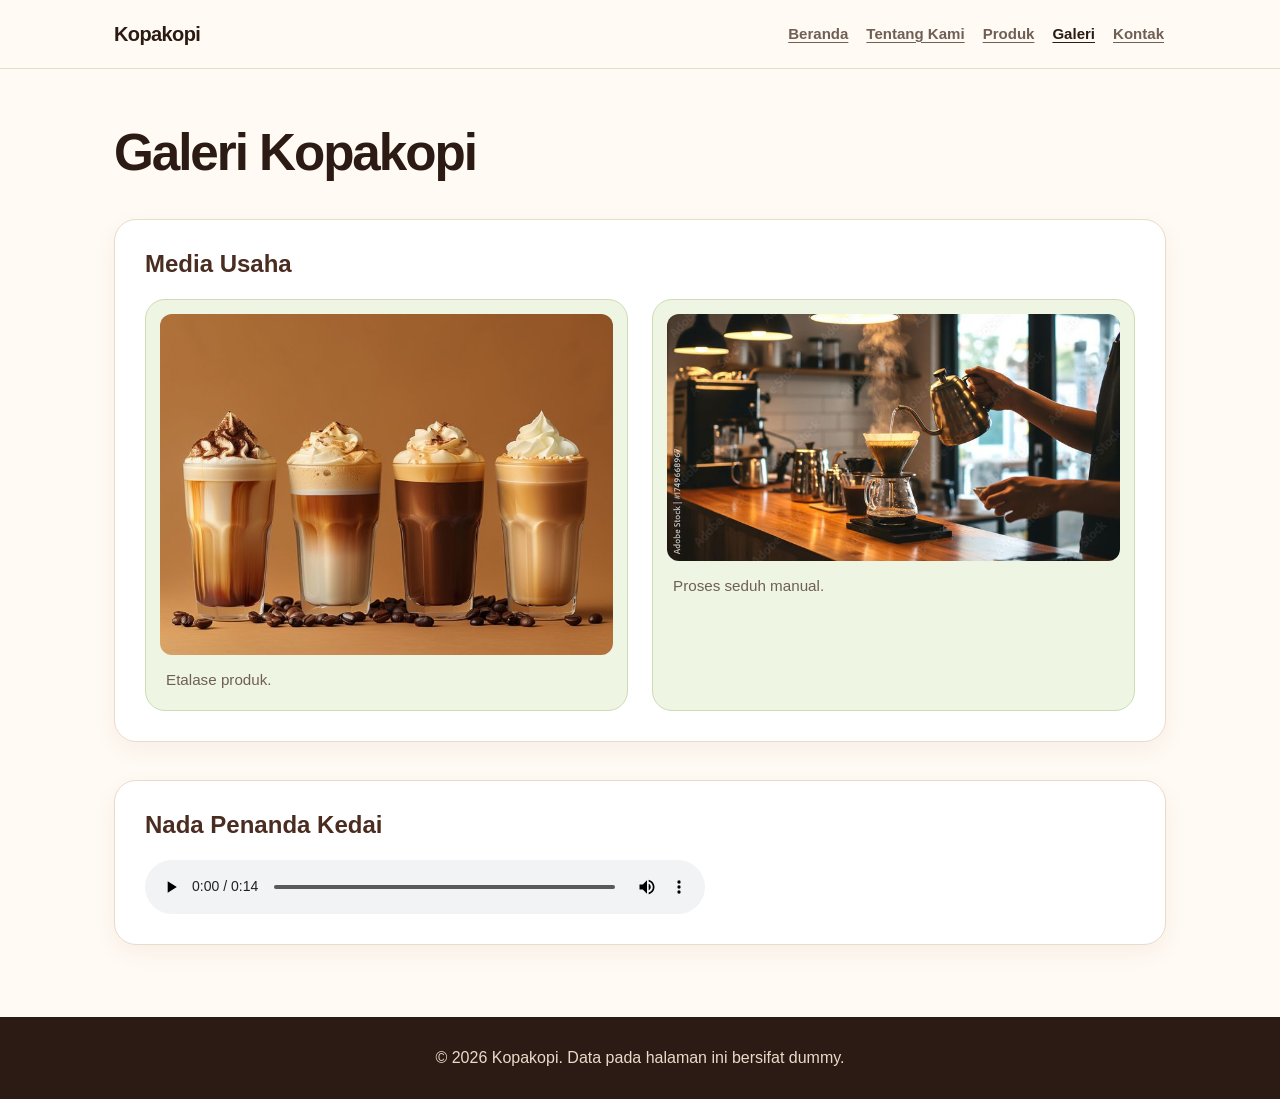
<file: galeri.html>
<!doctype html>
<html lang="id">
  <head>
    <meta charset="utf-8" />
    <meta name="viewport" content="width=device-width, initial-scale=1" />
    <title>Galeri Kopakopi - Website UMKM</title>
    <link rel="stylesheet" href="css/style.css" />
    <script src="js/app.js" defer></script>
      <noscript><style>.nav-toggle{display:none}.nav ul{display:flex}</style></noscript>
  </head>
  <body>
    <a class="skip-link" href="#konten">Lewati ke konten utama</a>
    <header class="site-header">
      <nav class="nav" aria-label="Navigasi utama">
        <a class="brand" href="index.html">Kopakopi</a>
        <button class="nav-toggle" type="button" aria-expanded="false" aria-controls="menu-utama" aria-label="Buka menu">
          <span class="nav-toggle__bar" aria-hidden="true"></span>
          <span class="nav-toggle__bar" aria-hidden="true"></span>
          <span class="nav-toggle__bar" aria-hidden="true"></span>
        </button>
        <ul id="menu-utama">
          <li><a href="index.html">Beranda</a></li>
          <li><a href="tentang.html">Tentang Kami</a></li>
          <li><a href="produk.html">Produk</a></li>
          <li><a aria-current="page" href="galeri.html">Galeri</a></li>
          <li><a href="kontak.html">Kontak</a></li>
        </ul>
      </nav>
    </header>

    <main id="konten" class="page">
      <h1>Galeri Kopakopi</h1>

      <section aria-labelledby="media-title">
        <h2 id="media-title">Media Usaha</h2>
        <div class="gallery-list">
          <figure class="media-card">
            <img src="assets/images/kopiw.jpg" width="735" height="553" loading="lazy" alt="Empat gelas minuman kopi susu dingin dengan topping krim dan biji kopi di sekitarnya" />
            <figcaption>Etalase produk.</figcaption>
          </figure>
          <figure class="media-card">
            <img src="assets/images/seduh.jpg" width="736" height="401" loading="lazy" alt="Barista menuang air panas ke dripper kopi" />
            <figcaption>Proses seduh manual.</figcaption>
          </figure>
        </div>
      </section>

      <section aria-labelledby="audio-title">
        <h2 id="audio-title">Nada Penanda Kedai</h2>
        <audio controls aria-describedby="audio-note" src="assets/audio/penanda-kopi.mp3">
        </audio>
      </section>
    </main>

    <footer class="site-footer">
      <p>&copy; 2026 Kopakopi. Data pada halaman ini bersifat dummy.</p>
    </footer>
  </body>
</html>
</file>
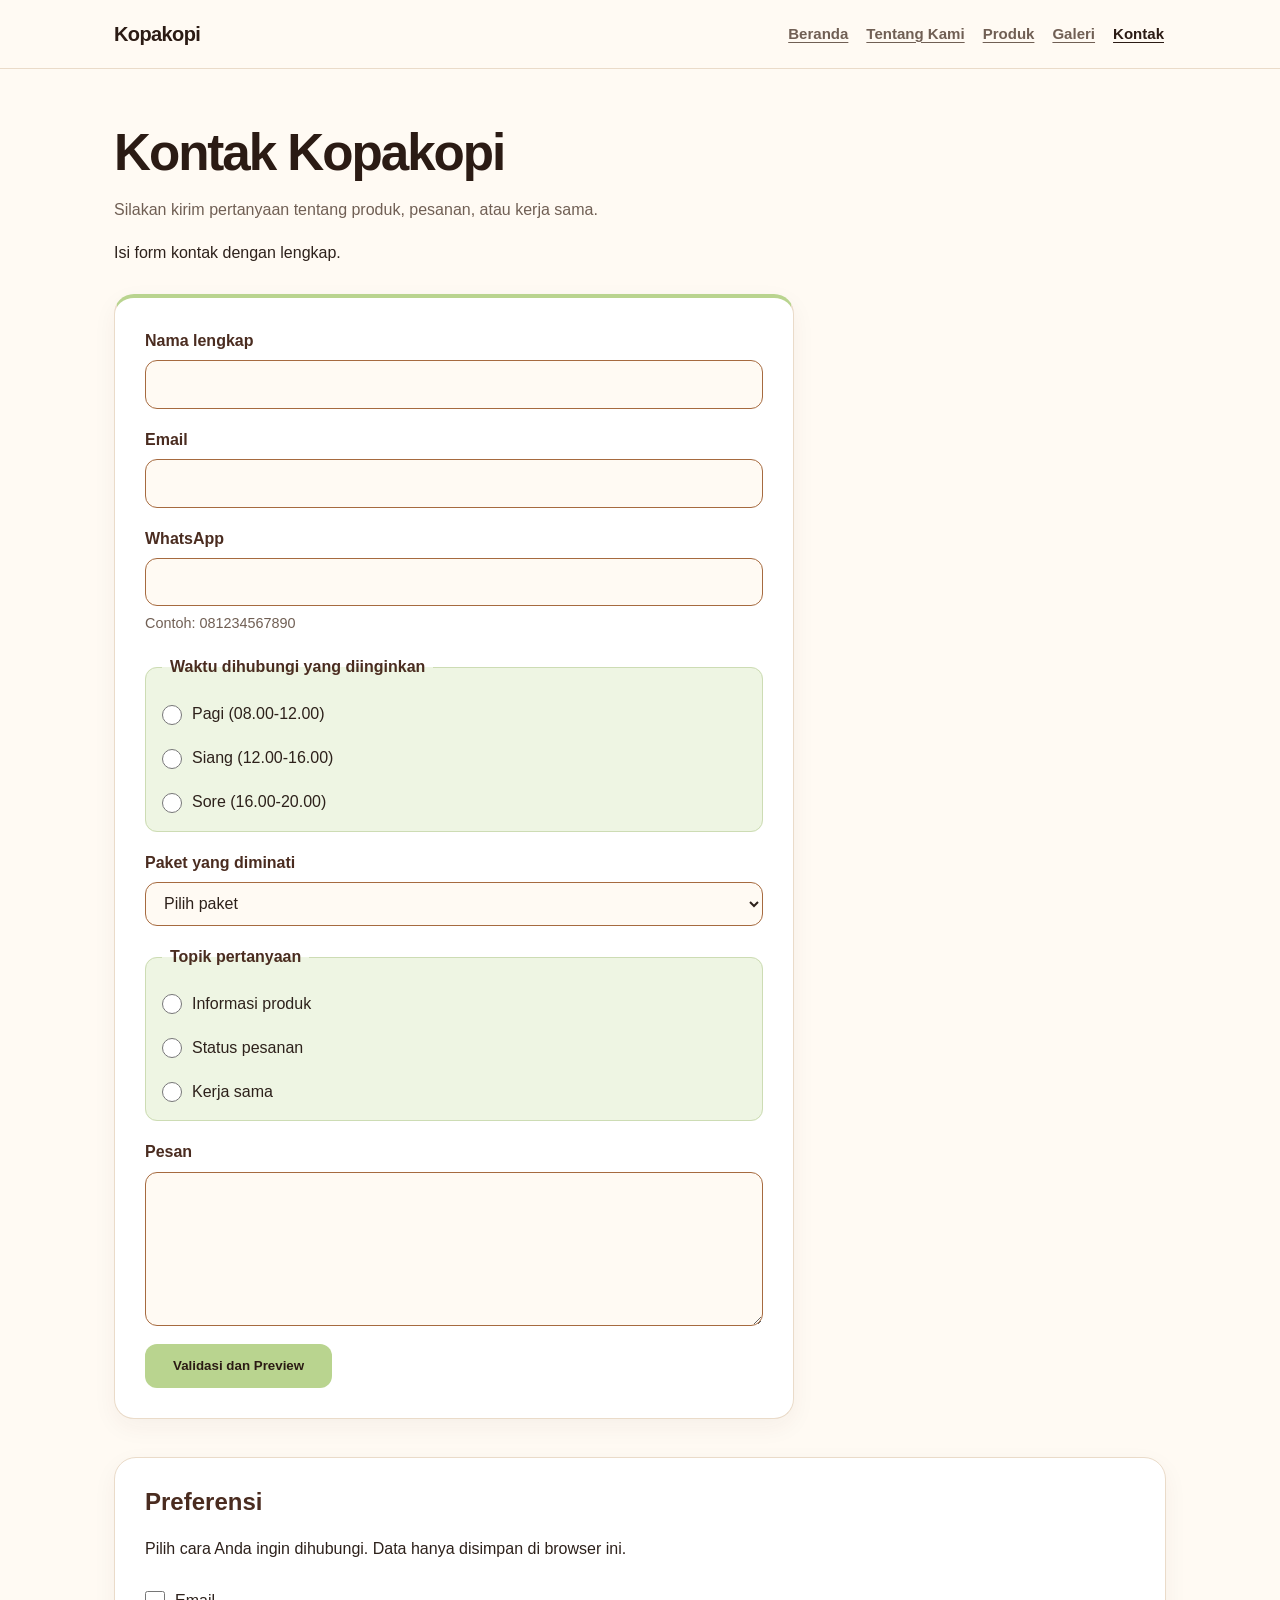
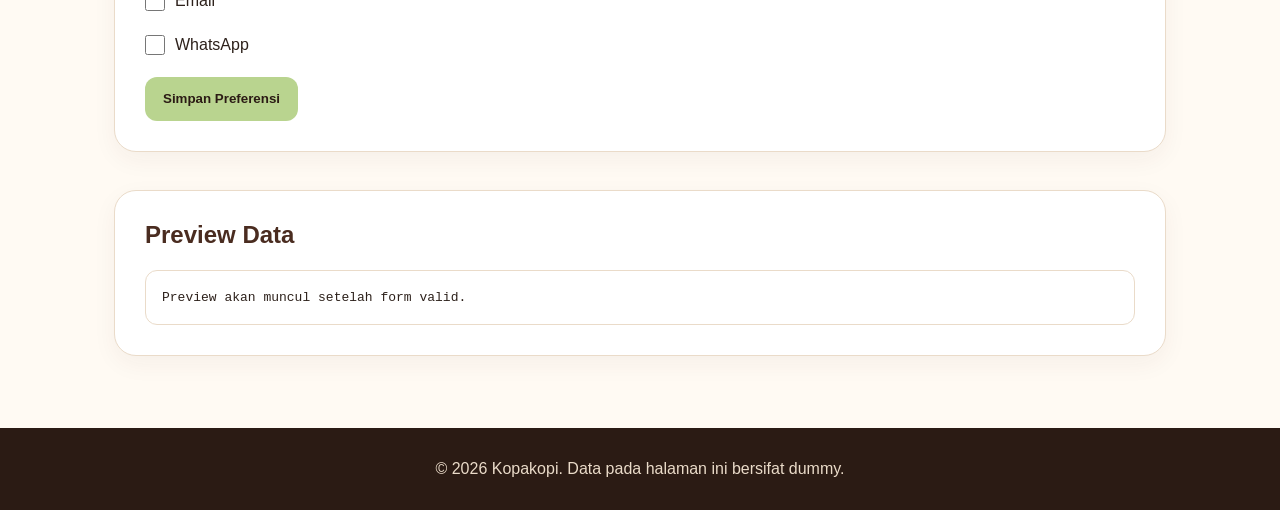
<file: kontak.html>
<!doctype html>
<html lang="id">
  <head>
    <meta charset="utf-8" />
    <meta name="viewport" content="width=device-width, initial-scale=1" />
    <title>Kontak Kopakopi - Website UMKM</title>
    <link rel="stylesheet" href="css/style.css" />
    <script src="js/app.js" defer></script>
    <script src="js/form.js" defer></script>
      <noscript><style>.nav-toggle{display:none}.nav ul{display:flex}</style></noscript>
  </head>
  <body>
    <a class="skip-link" href="#konten">Lewati ke konten utama</a>
    <header class="site-header">
      <nav class="nav" aria-label="Navigasi utama">
        <a class="brand" href="index.html">Kopakopi</a>
        <button class="nav-toggle" type="button" aria-expanded="false" aria-controls="menu-utama" aria-label="Buka menu">
          <span class="nav-toggle__bar" aria-hidden="true"></span>
          <span class="nav-toggle__bar" aria-hidden="true"></span>
          <span class="nav-toggle__bar" aria-hidden="true"></span>
        </button>
        <ul id="menu-utama">
          <li><a href="index.html">Beranda</a></li>
          <li><a href="tentang.html">Tentang Kami</a></li>
          <li><a href="produk.html">Produk</a></li>
          <li><a href="galeri.html">Galeri</a></li>
          <li><a aria-current="page" href="kontak.html">Kontak</a></li>
        </ul>
      </nav>
    </header>
    <main id="konten" class="page">
      <h1>Kontak Kopakopi</h1>
      <p>Silakan kirim pertanyaan tentang produk, pesanan, atau kerja sama.</p>
      <p id="status-form" class="form-status" role="status" aria-live="polite">Isi form kontak dengan lengkap.</p>

      <form id="form-kontak" action="#" method="post" novalidate>
        <div class="field">
          <label for="nama">Nama lengkap</label>
          <input id="nama" name="nama" type="text" autocomplete="name" required minlength="3" maxlength="60" aria-describedby="nama-error" />
          <p id="nama-error" class="field-error" aria-live="polite"></p>
        </div>

        <div class="field">
          <label for="email">Email</label>
          <input id="email" name="email" type="email" autocomplete="email" required maxlength="80" aria-describedby="email-error" />
          <p id="email-error" class="field-error" aria-live="polite"></p>
        </div>

        <div class="field">
          <label for="whatsapp">WhatsApp</label>
          <input id="whatsapp" name="whatsapp" type="tel" inputmode="numeric" autocomplete="tel" required pattern="08[0-9]{8,11}" maxlength="13" aria-describedby="whatsapp-hint whatsapp-error" />
          <p id="whatsapp-hint" class="field-hint">Contoh: 081234567890</p>
          <p id="whatsapp-error" class="field-error" aria-live="polite"></p>
        </div>

        <fieldset aria-describedby="waktu-error">
          <legend>Waktu dihubungi yang diinginkan</legend>
          <label><input type="radio" name="waktu" value="pagi" required /> Pagi (08.00-12.00)</label>
          <label><input type="radio" name="waktu" value="siang" /> Siang (12.00-16.00)</label>
          <label><input type="radio" name="waktu" value="sore" /> Sore (16.00-20.00)</label>
          <p id="waktu-error" class="field-error" aria-live="polite"></p>
        </fieldset>

        <div class="field">
          <label for="paket">Paket yang diminati</label>
          <select id="paket" name="paket" required aria-describedby="paket-error">
            <option value="">Pilih paket</option>
            <option value="rumahan">Paket rumahan</option>
            <option value="kantor">Paket kantor</option>
            <option value="reseller">Paket reseller</option>
          </select>
          <p id="paket-error" class="field-error" aria-live="polite"></p>
        </div>

        <fieldset aria-describedby="topik-error">
          <legend>Topik pertanyaan</legend>
          <label><input type="radio" name="topik" value="produk" required /> Informasi produk</label>
          <label><input type="radio" name="topik" value="pesanan" /> Status pesanan</label>
          <label><input type="radio" name="topik" value="kerja-sama" /> Kerja sama</label>
          <p id="topik-error" class="field-error" aria-live="polite"></p>
        </fieldset>

        <div class="field">
          <label for="pesan">Pesan</label>
          <textarea id="pesan" name="pesan" rows="5" required minlength="20" maxlength="500" aria-describedby="pesan-error"></textarea>
          <p id="pesan-error" class="field-error" aria-live="polite"></p>
        </div>

        <button type="submit">Validasi dan Preview</button>
      </form>

      <section class="panel" aria-labelledby="preferensi-title">
        <h2 id="preferensi-title">Preferensi</h2>
        <p>Pilih cara Anda ingin dihubungi. Data hanya disimpan di browser ini.</p>
        <label><input type="checkbox" value="email" data-channel /> Email</label>
        <label><input type="checkbox" value="whatsapp" data-channel /> WhatsApp</label>
        <button type="button" id="simpan-preferensi">Simpan Preferensi</button>
      </section>

      <section aria-labelledby="preview-title">
        <h2 id="preview-title">Preview Data</h2>
        <pre id="preview" aria-live="polite">Preview akan muncul setelah form valid.</pre>
      </section>
    </main>
    <footer class="site-footer">
      <p>&copy; 2026 Kopakopi. Data pada halaman ini bersifat dummy.</p>
    </footer>
  </body>
</html>
</file>
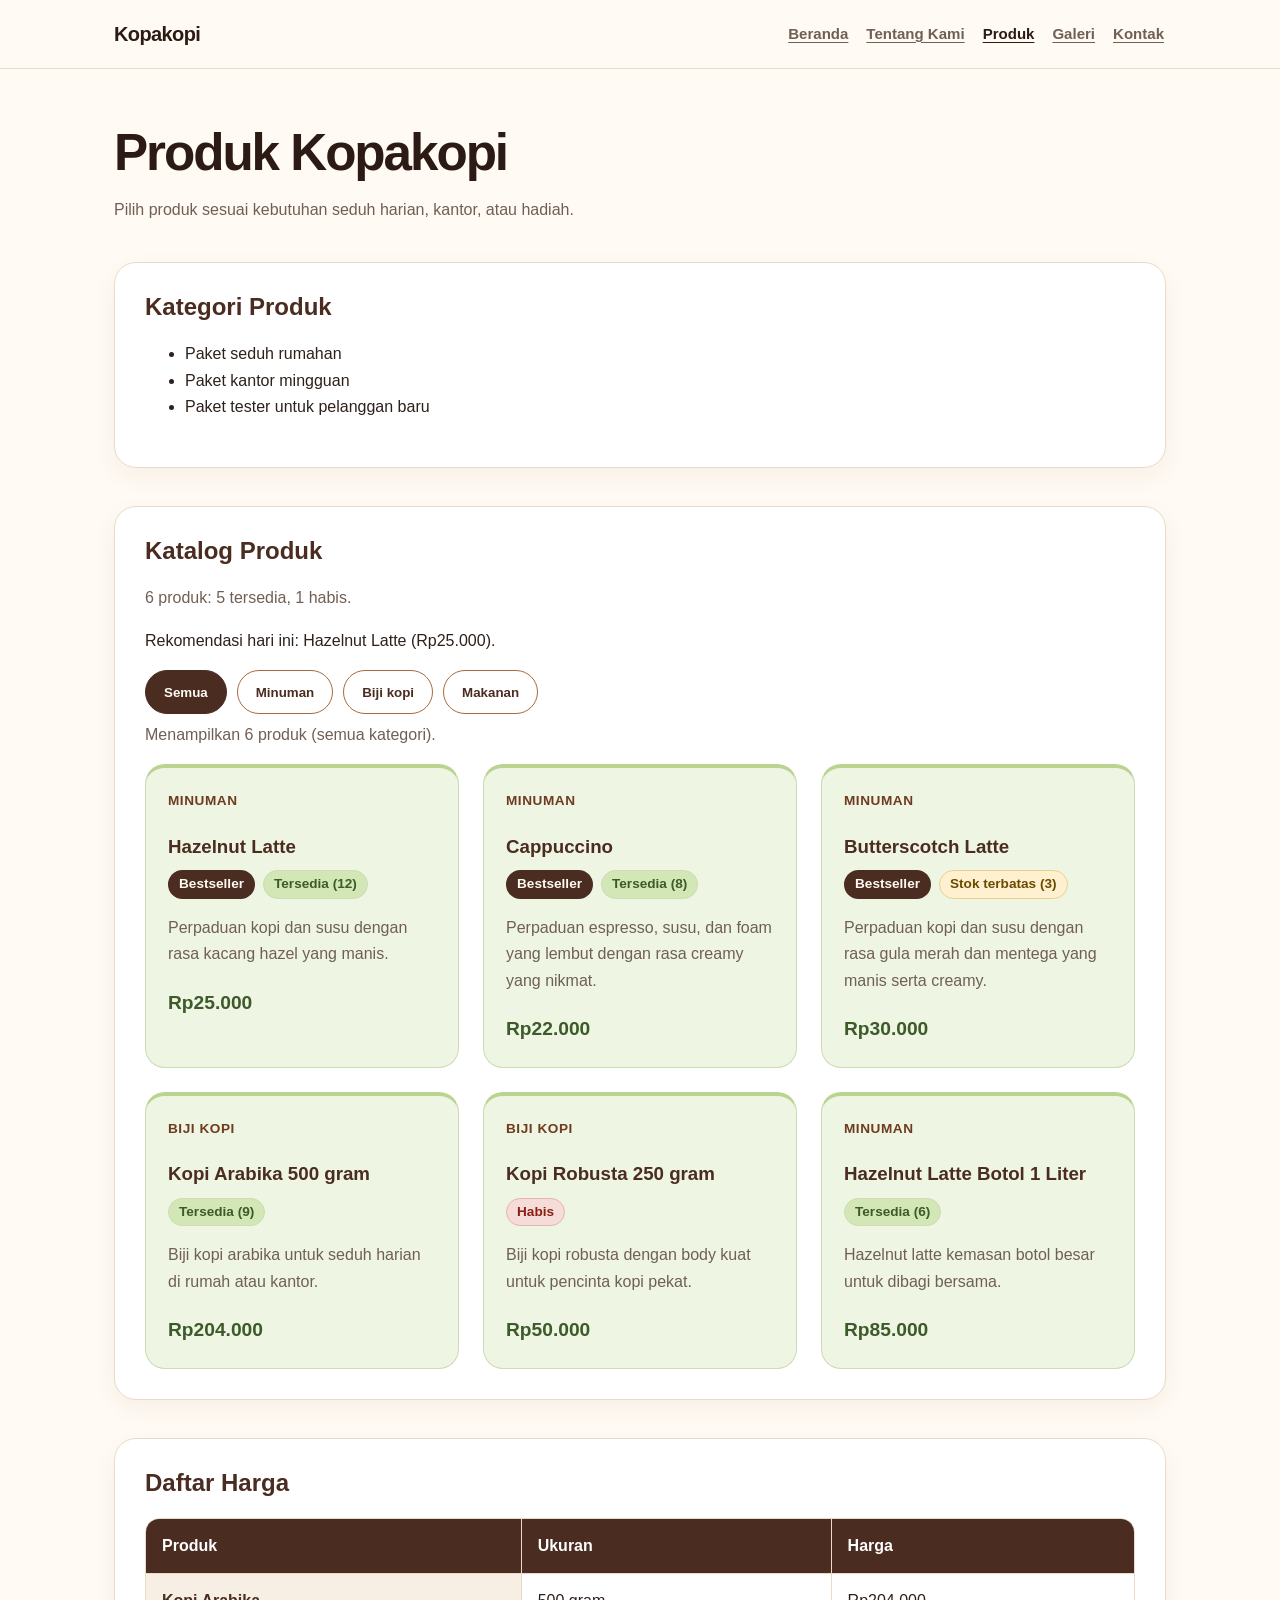
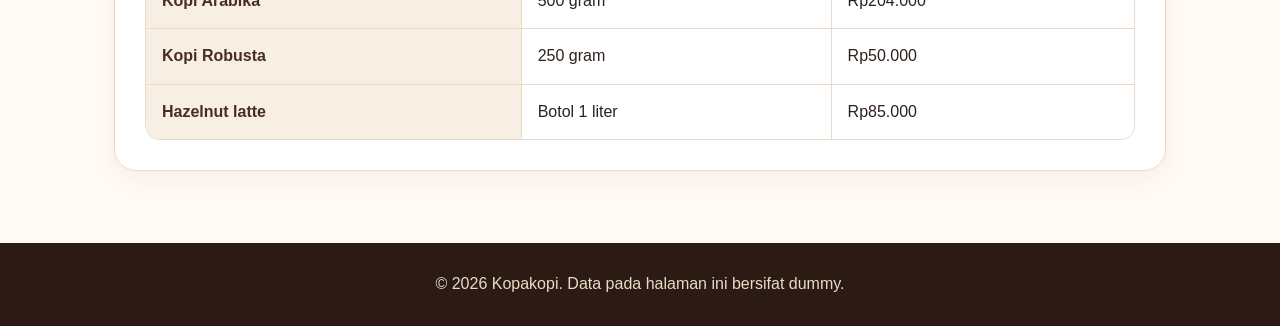
<file: produk.html>
<!doctype html>
<html lang="id">
  <head>
    <meta charset="utf-8" />
    <meta name="viewport" content="width=device-width, initial-scale=1" />
    <title>Produk Kopakopi - Website UMKM</title>
    <link rel="stylesheet" href="css/style.css" />
    <script src="js/app.js" defer></script>
  </head>
  <body>
    <a class="skip-link" href="#konten">Lewati ke konten utama</a>
    <header class="site-header">
      <nav class="nav" aria-label="Navigasi utama">
        <a class="brand" href="index.html">Kopakopi</a>
        <button class="nav-toggle" type="button" aria-expanded="false" aria-controls="menu-utama" aria-label="Buka menu">
          <span class="nav-toggle__bar" aria-hidden="true"></span>
          <span class="nav-toggle__bar" aria-hidden="true"></span>
          <span class="nav-toggle__bar" aria-hidden="true"></span>
        </button>
        <ul id="menu-utama">
          <li><a href="index.html">Beranda</a></li>
          <li><a href="tentang.html">Tentang Kami</a></li>
          <li><a aria-current="page" href="produk.html">Produk</a></li>
          <li><a href="galeri.html">Galeri</a></li>
          <li><a href="kontak.html">Kontak</a></li>
        </ul>
      </nav>
    </header>

    <main id="konten" class="page">
      <h1>Produk Kopakopi</h1>
      <p>Pilih produk sesuai kebutuhan seduh harian, kantor, atau hadiah.</p>

      <section aria-labelledby="kategori-title">
        <h2 id="kategori-title">Kategori Produk</h2>
        <ul>
          <li>Paket seduh rumahan</li>
          <li>Paket kantor mingguan</li>
          <li>Paket tester untuk pelanggan baru</li>
        </ul>
      </section>

      <section aria-labelledby="katalog-title">
        <h2 id="katalog-title">Katalog Produk</h2>
        <p id="ringkasan-produk" aria-live="polite"></p>
        <p id="rekomendasi-produk"></p>
        <div class="filter-group" role="group" aria-label="Filter kategori produk">
          <button type="button" class="filter-button is-active" data-filter="semua" aria-pressed="true">Semua</button>
          <button type="button" class="filter-button" data-filter="Minuman" aria-pressed="false">Minuman</button>
          <button type="button" class="filter-button" data-filter="Biji kopi" aria-pressed="false">Biji kopi</button>
          <button type="button" class="filter-button" data-filter="Makanan" aria-pressed="false">Makanan</button>
        </div>
        <p id="produk-status" aria-live="polite"></p>
        <div class="product-list" id="produk-dinamis"></div>
      </section>

      <section aria-labelledby="harga-title">
        <h2 id="harga-title">Daftar Harga</h2>
        <div class="table-scroll" role="region" aria-label="Tabel daftar harga, dapat digeser" tabindex="0">
        <table>
          <thead>
            <tr>
              <th scope="col">Produk</th>
              <th scope="col">Ukuran</th>
              <th scope="col">Harga</th>
            </tr>
          </thead>
          <tbody>
            <tr>
              <th scope="row">Kopi Arabika</th>
              <td>500 gram</td>
              <td>Rp204.000</td>
            </tr>
            <tr>
              <th scope="row">Kopi Robusta</th>
              <td>250 gram</td>
              <td>Rp50.000</td>
            </tr>
            <tr>
              <th scope="row">Hazelnut latte</th>
              <td>Botol 1 liter</td>
              <td>Rp85.000</td>
            </tr>
          </tbody>
        </table>
        </div>
      </section>
    </main>

    <footer class="site-footer">
      <p>&copy; 2026 Kopakopi. Data pada halaman ini bersifat dummy.</p>
    </footer>
  </body>
</html>
</file>
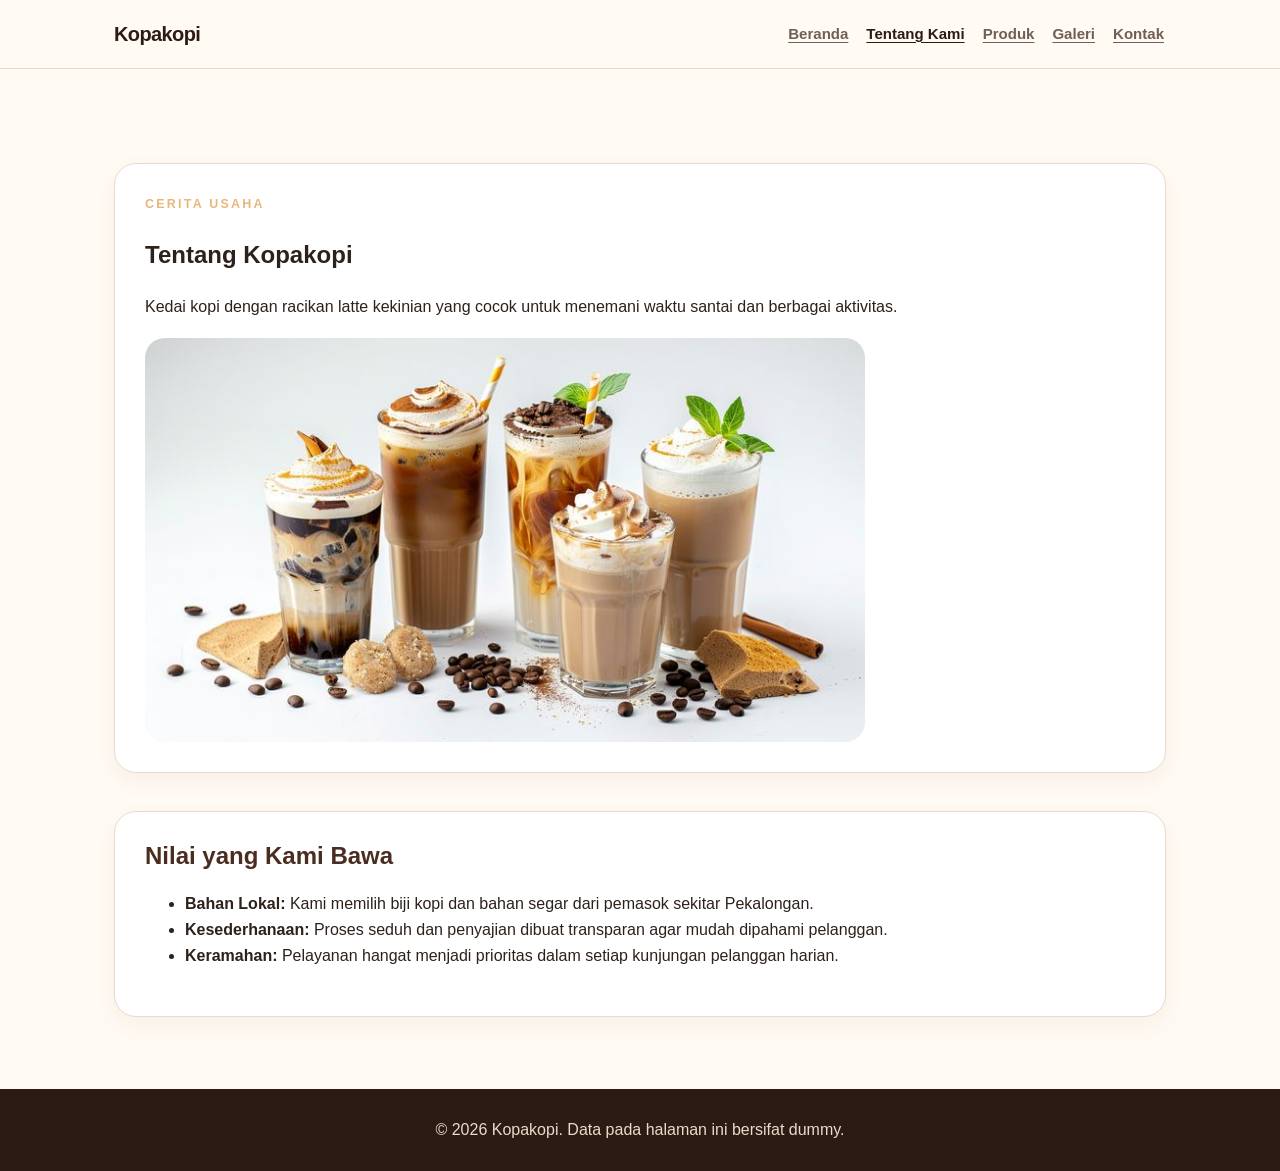
<file: tentang.html>
<!doctype html>
<html lang="id">
  <head>
    <meta charset="utf-8" />
    <meta name="viewport" content="width=device-width, initial-scale=1" />
    <title>Tentang Kopakopi - Website UMKM</title>
    <link rel="stylesheet" href="css/style.css" />
    <script src="js/app.js" defer></script>
      <noscript><style>.nav-toggle{display:none}.nav ul{display:flex}</style></noscript>
  </head>
  <body>
    <a class="skip-link" href="#konten">Lewati ke konten utama</a>
    <header class="site-header">
      <nav class="nav" aria-label="Navigasi utama">
        <a class="brand" href="index.html">Kopakopi</a>
        <button class="nav-toggle" type="button" aria-expanded="false" aria-controls="menu-utama" aria-label="Buka menu">
          <span class="nav-toggle__bar" aria-hidden="true"></span>
          <span class="nav-toggle__bar" aria-hidden="true"></span>
          <span class="nav-toggle__bar" aria-hidden="true"></span>
        </button>
        <ul id="menu-utama">
          <li><a href="index.html">Beranda</a></li>
          <li><a aria-current="page" href="tentang.html">Tentang Kami</a></li>
          <li><a href="produk.html">Produk</a></li>
          <li><a href="galeri.html">Galeri</a></li>
          <li><a href="kontak.html">Kontak</a></li>
        </ul>
      </nav>
    </header>

    <main id="konten" class="page">
      <section aria-labelledby="tentang-title">
        <p class="eyebrow">Cerita Usaha</p>
        <h1 id="tentang-title">Tentang Kopakopi</h1>
        <p>Kedai kopi dengan racikan latte kekinian yang cocok untuk menemani waktu santai dan berbagai aktivitas.</p>
        <img src="assets/images/macam.jpg" width="735" height="412" loading="lazy" alt="Lima gelas minuman latte dingin dengan topping krim dan karamel, dikelilingi biji kopi dan gula aren" />
      </section>

      <section aria-labelledby="nilai-title">
        <h2 id="nilai-title">Nilai yang Kami Bawa</h2>
        <ul>
          <li><strong>Bahan Lokal:</strong> Kami memilih biji kopi dan bahan segar dari pemasok sekitar Pekalongan.</li>
          <li><strong>Kesederhanaan:</strong> Proses seduh dan penyajian dibuat transparan agar mudah dipahami pelanggan.</li>
          <li><strong>Keramahan:</strong> Pelayanan hangat menjadi prioritas dalam setiap kunjungan pelanggan harian.</li>
        </ul>
      </section>
    </main>

    <footer class="site-footer">
      <p>&copy; 2026 Kopakopi. Data pada halaman ini bersifat dummy.</p>
    </footer>
  </body>
</html>
</file>
<file: css/style.css>
:root {
  --coffee-950: #2b1b14;
  --coffee-800: #4a2c20;
  --coffee-700: #6f3b1f;
  --coffee-500: #a66a3f;
  --cream-50: #fffaf3;
  --cream-100: #f7efe4;
  --cream-200: #eadbc9;
  --text: #2d211b;
  --muted: #705f54;
  --white: #ffffff;
  --shadow: 0 14px 35px rgba(74, 44, 32, 0.10);

  --matcha-100: #eef5e3;
  --matcha-200: #d3e6b5;
  --matcha-300: #b9d48f;
  --matcha-400: #3d5a2a;

  --color-action-bg: var(--matcha-300);
  --color-action-bg-hover: var(--matcha-200);
  --color-action-text: var(--coffee-950);
  --color-accent-text: var(--matcha-400);
  --color-accent-on-dark: var(--matcha-300);
  --color-surface-card: var(--matcha-100);
  --color-border-card: #cddcb4;
  --color-link: var(--coffee-700);
  --color-link-hover: var(--coffee-950);
  --color-focus-ring: var(--coffee-950);
  --color-focus-halo: var(--white);

  --radius-control: 12px;
  --radius-card: 20px;

  /* nilai fluida P07 */
  --space-page-x: clamp(16px, 4vw, 24px);
  --space-section: clamp(18px, 4vw, 30px);
  --gap-grid: clamp(12px, 2.5vw, 24px);
  --tap-min: 44px;
}

* { box-sizing: border-box; }
img, svg, video { max-width: 100%; height: auto; }
audio { max-width: 100%; }
html { scroll-behavior: smooth; }
body {
  margin: 0;
  color: var(--text);
  background: var(--cream-50);
  font-family: Arial, Helvetica, sans-serif;
  line-height: 1.65;
}

.skip-link {
  position: absolute;
  left: -9999px;
  top: 8px;
  z-index: 1000;
  padding: 10px 14px;
  color: var(--white);
  background: var(--coffee-950);
  border-radius: 8px;
}
.skip-link:focus { left: 8px; }

a { color: var(--color-link); }
a:hover { color: var(--color-link-hover); }
a:focus-visible,
button:focus-visible,
input:focus-visible,
select:focus-visible,
textarea:focus-visible,
.table-scroll:focus-visible,
audio:focus-visible {
  outline: 3px solid var(--color-focus-ring);
  outline-offset: 3px;
  box-shadow: 0 0 0 3px var(--color-focus-halo);
}

/* header baru sticky saat cukup lebar (lihat BP-1); di layar sempit tinggi header ~150px menutupi konten/fokus */
.site-header {
  position: static;
  z-index: 50;
  background: rgba(255, 250, 243, 0.96);
  border-bottom: 1px solid var(--cream-200);
  backdrop-filter: blur(10px);
}

.nav {
  max-width: 1100px;
  margin: 0 auto;
  padding: 8px var(--space-page-x);
  display: flex;
  flex-wrap: wrap;
  align-items: center;
  justify-content: space-between;
  gap: 0 24px;
}

.brand {
  color: var(--coffee-950);
  font-size: 1.25rem;
  font-weight: 800;
  letter-spacing: -0.03em;
  text-decoration: none;
}


/* Menu hamburger (feedback P09): mobile-first, menu tertutup sampai tombol ditekan */
.nav-toggle {
  display: inline-flex;
  flex-direction: column;
  justify-content: center;
  align-items: center;
  gap: 5px;
  width: var(--tap-min);
  height: var(--tap-min);
  padding: 0;
  color: var(--coffee-950);
  background: transparent;
  border: 1.5px solid var(--coffee-500);
  border-radius: var(--radius-control);
  cursor: pointer;
}
.nav-toggle:hover { background: var(--cream-200); }
.nav-toggle__bar {
  display: block;
  width: 22px;
  height: 2px;
  background: currentColor;
  border-radius: 2px;
  transition: transform .2s ease, opacity .2s ease;
}
.nav-toggle[aria-expanded="true"] .nav-toggle__bar:nth-child(1) { transform: translateY(7px) rotate(45deg); }
.nav-toggle[aria-expanded="true"] .nav-toggle__bar:nth-child(2) { opacity: 0; }
.nav-toggle[aria-expanded="true"] .nav-toggle__bar:nth-child(3) { transform: translateY(-7px) rotate(-45deg); }
@media (prefers-reduced-motion: reduce) { .nav-toggle__bar { transition: none; } }

.nav ul {
  display: none;
  flex-direction: column;
  width: 100%;
  padding: 4px 0 8px;
  margin: 0;
  list-style: none;
}
.nav ul.is-open { display: flex; }
.nav a:not(.brand) {
  display: flex;
  align-items: center;
  min-height: var(--tap-min);
  padding: 4px 2px;
  color: var(--muted);
  font-size: 0.94rem;
  font-weight: 700;
  text-decoration: underline;
  text-underline-offset: 3px;
  border-radius: 0;
}
.nav a:not(.brand):hover,
.nav a[aria-current="page"] {
  color: var(--coffee-950);
  background: none;
}

.page {
  max-width: 1100px;
  margin: 0 auto;
  padding: clamp(32px, 6vw, 56px) var(--space-page-x) clamp(48px, 8vw, 72px);
}

.page > h1 {
  margin: 0 0 10px;
  color: var(--coffee-950);
  font-size: clamp(2rem, 5vw, 3.2rem);
  line-height: 1.1;
  letter-spacing: -0.04em;
}
.page > h1 + p { max-width: 680px; color: var(--muted); }

.hero {
  display: grid;
  grid-template-columns: 1fr;
  align-content: center;
  column-gap: clamp(24px, 5vw, 40px);
  row-gap: 0;
  padding: clamp(24px, 6vw, 64px);
  margin-bottom: 56px;
  overflow: hidden;
  color: var(--white);
  background: linear-gradient(135deg, var(--coffee-950), var(--coffee-700));
  border-radius: 30px;
  box-shadow: var(--shadow);
}
.hero > * { grid-column: 1; }
.hero > img { align-self: center; }
.hero h1 {
  margin: 0;
  font-size: clamp(3rem, 8vw, 5.5rem);
  line-height: 0.95;
  letter-spacing: -0.06em;
}
.hero p:not(.eyebrow) { max-width: 520px; color: #f7e9dc; font-size: 1.08rem; }
.hero img {
  width: 100%;
  border-radius: 22px;
  background: #f2dfca;
  box-shadow: 0 20px 40px rgba(0,0,0,.18);
}
.eyebrow {
  margin: 0 0 12px;
  color: #e7b77c;
  font-size: .78rem;
  font-weight: 800;
  letter-spacing: .18em;
  text-transform: uppercase;
}

button {
  padding: 12px 18px;
  color: var(--color-action-text);
  background:var(--color-action-bg);
  border: 0;
  border-radius: var(--radius-control);
  font-weight: 800;
  cursor: pointer;
}
button:hover { background: var(--color-action-bg-hover); }
.hero button { justify-self: start; min-height: var(--tap-min); }

.page > section:not(.hero) {
  margin-top: clamp(24px, 4vw, 38px);
  padding: var(--space-section);
  background: var(--white);
  border: 1px solid var(--cream-200);
  border-radius: 22px;
  box-shadow: 0 8px 24px rgba(74,44,32,.05);
}

h2 { margin-top: 0; color: var(--coffee-800); line-height: 1.2; }
h3 { margin-bottom: 8px; color: var(--coffee-800); }

.product-list,
.gallery-list {
  display: grid;
  grid-template-columns: repeat(auto-fit, minmax(min(100%, 230px), 1fr));
  gap: var(--gap-grid);
}
.product-card,
.media-card {
  margin: 0;
  padding: 22px;
  background: var(--color-surface-card);
  border: 1px solid var(--color-border-card);
  border-radius: var(--radius-card);
}

.product-card {border-top: 4px solid var(--color-action-bg);}
.product-card img {
  display: block;
  width: 100%;
  height: 160px;
  object-fit: cover;
  margin-bottom: 14px;
  border-radius: var(--radius-control);
}
.product-card p { color: var(--muted); }
.product-card .price {
  margin-bottom: 0;
  color: var(--color-accent-text);
  font-size: 1.2rem;
  font-weight: 800;
}

.info-lokasi { margin-top: 2rem; }
.products { padding-left: 1.2rem; }

.gallery-list { grid-template-columns: repeat(auto-fit, minmax(min(100%, 300px), 1fr)); }
.media-card { padding: 14px; }
.media-card img {
  display: block;
  width: 100%;
  border-radius: var(--radius-control);
}
figcaption { padding: 12px 6px 4px; color: var(--muted); font-size: .95rem; }

section[aria-labelledby="audio-title"] audio { display: block; width: min(100%, 560px); }
#audio-note { margin: 10px 0 0; color: var(--muted); font-size: .95rem; }

/* gambar konten (tentang) */
.page > section > img {
  display: block;
  width: 100%;
  max-width: 720px;
  margin-top: 18px;
  border-radius: var(--radius-card);
  background: var(--cream-200);
}

.table-scroll { overflow-x: auto; max-width: 100%; border-radius: 14px; }
.page table {
  width: 100%;
  min-width: 420px;
  overflow: hidden;
  border-collapse: separate;
  border-spacing: 0;
  border: 1px solid var(--cream-200);
  border-radius: 14px;
}
caption {
  padding-bottom: 12px;
  color: var(--coffee-800);
  font-weight: 800;
  text-align: left;
}
th, td {
  padding: 14px 16px;
  text-align: left;
  border-right: 1px solid var(--cream-200);
  border-bottom: 1px solid var(--cream-200);
}
th:last-child, td:last-child { border-right: 0; }
tbody tr:last-child th, tbody tr:last-child td { border-bottom: 0; }
thead th { color: var(--white); background: var(--coffee-800); }
tbody th { color: var(--coffee-800); background: var(--cream-100); }
tbody tr:hover td, tbody tr:hover th { background: #fff8ef; }

.site-footer {
  padding: 28px 24px;
  color: #eadbc9;
  text-align: center;
  background: var(--coffee-950);
}
.site-footer p { margin: 0; }

/* BP-1 (konten): brand + 5 tautan muat satu baris; di bawahnya menu jadi hamburger */
@media (min-width: 34em) {
  .site-header { position: sticky; top: 0; }
  .nav { padding-block: 12px; }
  .nav-toggle { display: none; }
  .nav ul, .nav ul.is-open { display: flex; flex-direction: row; flex-wrap: wrap; width: auto; padding: 0; gap: 0 14px; }
  .nav a:not(.brand) { display: inline-flex; }
}

/* BP-2 (konten): hero dua kolom baru nyaman jika kolom teks >= ~280px (viewport >= 761px) */
@media (min-width: 47.5625em) {
  .hero { grid-template-columns: 1.05fr 0.95fr; }
  .hero > img { grid-column: 2; grid-row: 1 / span 4; }
}

/* ---------- Form kontak (P07) ---------- */
#form-kontak {
  width: min(100%, 680px);
  margin-top: 28px;
  padding: var(--space-section);
  background: var(--white);
  border: 1px solid var(--cream-200);
  border-top: 4px solid var(--color-action-bg);
  border-radius: var(--radius-card);
  box-shadow: 0 8px 24px rgba(74, 44, 32, .05);
}
.field { margin-bottom: 18px; }
.field label { display: block; margin-bottom: 6px; color: var(--coffee-800); font-weight: 700; }

#form-kontak input[type="text"],
#form-kontak input[type="email"],
#form-kontak input[type="tel"],
#form-kontak select,
#form-kontak textarea {
  display: block;
  width: 100%;
  min-height: var(--tap-min);
  padding: 10px 14px;
  color: var(--text);
  background: var(--cream-50);
  border: 1.5px solid var(--coffee-500);
  border-radius: var(--radius-control);
  font: inherit;
}
#form-kontak textarea { min-height: 8rem; resize: vertical; }
#form-kontak input:hover, #form-kontak select:hover, #form-kontak textarea:hover { background: var(--white); }

fieldset {
  min-width: 0;
  margin: 0 0 18px;
  padding: 12px 16px 6px;
  background: var(--color-surface-card);
  border: 1px solid var(--color-border-card);
  border-radius: var(--radius-control);
}
legend { padding: 0 8px; color: var(--coffee-800); font-weight: 700; }
fieldset label {
  display: flex;
  align-items: center;
  gap: 10px;
  min-height: var(--tap-min);
  cursor: pointer;
}
fieldset input[type="radio"] { width: 20px; height: 20px; margin: 0; accent-color: var(--matcha-400); flex: none; }

#form-kontak button[type="submit"] { min-height: var(--tap-min); padding-inline: 28px; }

#preview {
  margin: 0;
  padding: 16px;
  white-space: pre-wrap;
  overflow-wrap: anywhere;
  background: var(--white);
  border: 1px solid var(--cream-200);
  border-radius: var(--radius-control);
}

/* ---------- P09: kartu produk dinamis (status stok dan label) ---------- */
.product-card .meta {
  margin: 0 0 6px;
  color: var(--coffee-700);
  font-size: .85rem;
  font-weight: 700;
  letter-spacing: .04em;
  text-transform: uppercase;
}
.product-card .badges {
  display: flex;
  flex-wrap: wrap;
  gap: 8px;
  margin: 0 0 12px;
}
.badge {
  display: inline-block;
  padding: 2px 10px;
  border: 1px solid transparent;
  border-radius: 999px;
  font-size: .85rem;
  font-weight: 700;
}
.badge--unggulan { background: var(--coffee-800); color: var(--cream-50); }
.badge--tersedia { background: var(--matcha-200); color: var(--matcha-400); border-color: var(--color-border-card); }
.badge--terbatas { background: #fff1cf; color: #6b4a00; border-color: #e8cf8f; }
.badge--habis { background: #f6dcd8; color: #8a1f12; border-color: #e5b4ac; }
#ringkasan-produk { color: var(--muted); }

/* ---------- P11: filter kategori dan empty state ---------- */
.filter-group {
  display: flex;
  flex-wrap: wrap;
  gap: 10px;
  margin: 16px 0 8px;
}
.filter-button {
  min-height: var(--tap-min);
  padding: 8px 18px;
  color: var(--coffee-800);
  background: var(--white);
  border: 1.5px solid var(--coffee-500);
  border-radius: 999px;
  font-weight: 700;
  cursor: pointer;
}
.filter-button:hover { background: var(--cream-200); }
.filter-button.is-active {
  color: var(--cream-50);
  background: var(--coffee-800);
  border-color: var(--coffee-800);
}
#produk-status { margin: 0 0 16px; color: var(--muted); }
.empty-state {
  grid-column: 1 / -1;
  margin: 0;
  padding: 24px;
  color: var(--muted);
  text-align: center;
  background: var(--cream-50);
  border: 2px dashed var(--coffee-500);
  border-radius: var(--radius-card);
}

/* ---------- P12: validasi form dan preferensi ---------- */
.field-hint { margin: 6px 0 0; color: var(--muted); font-size: .9rem; }
.field-error { margin: 6px 0 0; color: #8a1f12; font-size: .95rem; font-weight: 700; }
.field-error:empty { display: none; }
.field-error:not(:empty)::before { content: "Perlu diperbaiki: "; }
#form-kontak input[aria-invalid="true"],
#form-kontak select[aria-invalid="true"],
#form-kontak textarea[aria-invalid="true"] {
  border: 2.5px solid #b3261e;
  background: #fff5f3;
}
fieldset[aria-invalid="true"]{ border: 2.5px solid #b3261e; background: #fff5f3; }
.form-status { margin: 14px 0 0; }
.form-status:empty { display: none; }
.form-status.is-error { padding: 10px 14px; color: #8a1f12; background: #f6dcd8; border: 1px solid #e5b4ac; border-radius: var(--radius-control); font-weight: 700; }
.form-status.is-success { padding: 10px 14px; color: var(--matcha-400); background: var(--matcha-200); border: 1px solid var(--color-border-card); border-radius: var(--radius-control); font-weight: 700; }
.pref-actions { display: flex; flex-wrap: wrap; gap: 10px; margin-top: 14px; }
.pref-actions button { min-height: var(--tap-min); }
.button-secondary {
  color: var(--coffee-800);
  background: var(--white);
  border: 1.5px solid var(--coffee-500);
}
.button-secondary:hover { background: var(--cream-200); }

.panel label {
     display: flex;
     align-items: center;
     gap: 10px;
     min-height: var(--tap-min);
     cursor: pointer;
   }
   .panel input[type="checkbox"] { width: 20px; height: 20px; margin: 0; accent-color: var(--matcha-400); flex: none; }
   .panel button { margin-top: 10px; min-height: var(--tap-min); }
</file>
